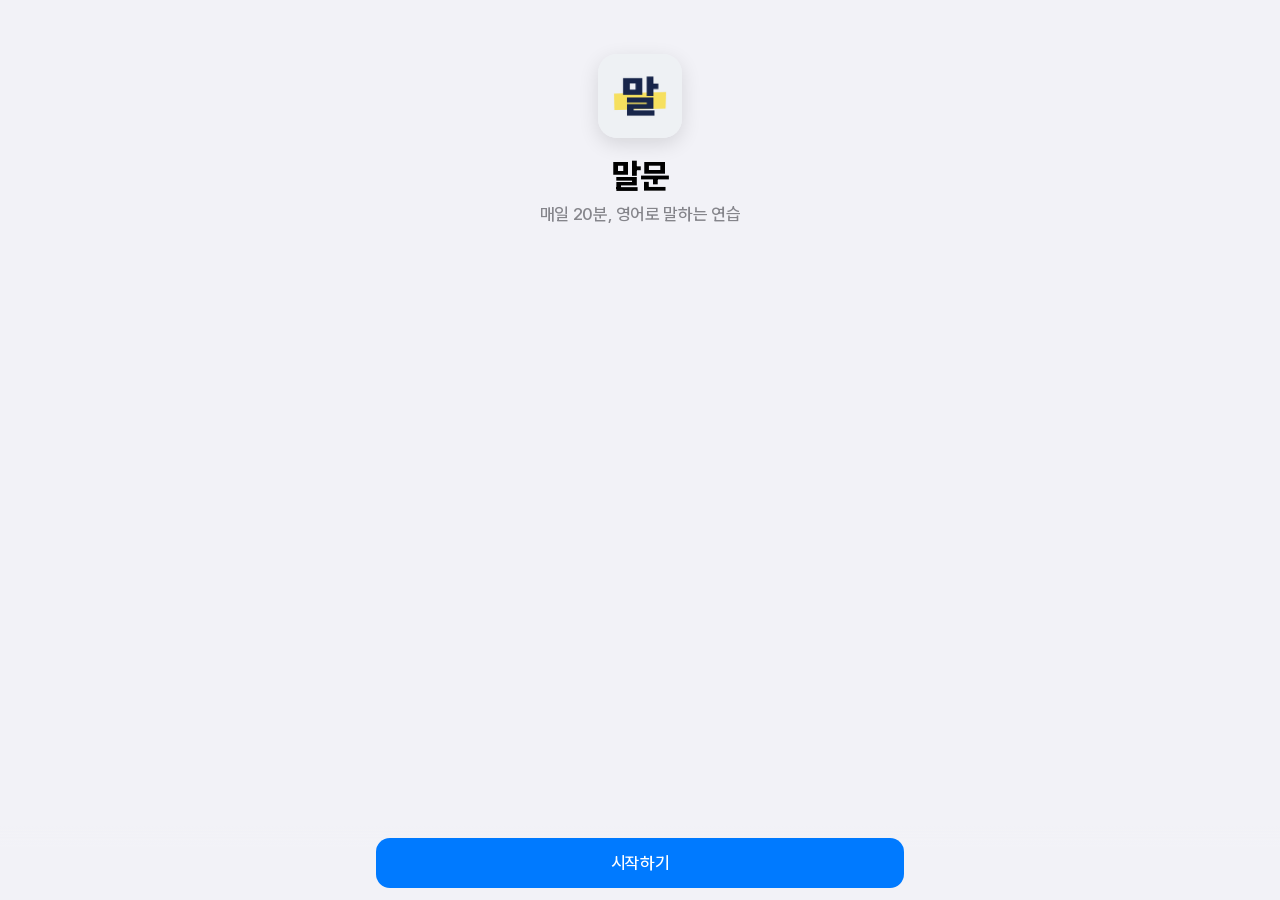
<file: index.html>
<!DOCTYPE html>
<html lang="ko">
<head>
<meta charset="utf-8">
<meta http-equiv="Content-Security-Policy" content="default-src 'self'; script-src 'self'; style-src 'self' 'unsafe-inline'; img-src 'self' data: blob:; media-src 'self' blob:; font-src 'self'; connect-src 'self' https://api.anthropic.com; worker-src 'self'; manifest-src 'self'; object-src 'none'; base-uri 'none'; form-action 'none'">
<meta name="referrer" content="no-referrer">
<meta name="viewport" content="width=device-width, initial-scale=1">
<title>말문</title>
<meta name="description" content="하루 20분, 버튼 하나로 따라 하는 영어 말하기 연습. 인터넷 없이도 작동해요.">
<meta name="theme-color" content="#f3f4fa" media="(prefers-color-scheme: light)">
<meta name="theme-color" content="#0d0e18" media="(prefers-color-scheme: dark)">
<link rel="manifest" href="manifest.webmanifest">
<link rel="icon" href="icon-192.png">
<link rel="apple-touch-icon" href="icon-180.png">
<meta name="apple-mobile-web-app-capable" content="yes">
<meta name="apple-mobile-web-app-title" content="말문">
<link rel="preload" href="pretendard-800.woff2" as="font" type="font/woff2" crossorigin>
<link rel="stylesheet" href="app.css">
</head>
<body>
<main id="view" tabindex="-1"></main>
<div id="spacer"></div>
<div id="bottom"><div id="dock"></div>
<nav class="tabs" aria-label="메뉴"><div class="in">
  <button data-tab="home"><svg  viewBox="0 0 256 256" fill="currentColor" aria-hidden="true"><path d="M224,120v96a8,8,0,0,1-8,8H160a8,8,0,0,1-8-8V164a4,4,0,0,0-4-4H108a4,4,0,0,0-4,4v52a8,8,0,0,1-8,8H40a8,8,0,0,1-8-8V120a16,16,0,0,1,4.69-11.31l80-80a16,16,0,0,1,22.62,0l80,80A16,16,0,0,1,224,120Z"/></svg>오늘</button>
  <button data-tab="practice"><svg  viewBox="0 0 256 256" fill="currentColor" aria-hidden="true"><path d="M120,56v48a16,16,0,0,1-16,16H56a16,16,0,0,1-16-16V56A16,16,0,0,1,56,40h48A16,16,0,0,1,120,56Zm80-16H152a16,16,0,0,0-16,16v48a16,16,0,0,0,16,16h48a16,16,0,0,0,16-16V56A16,16,0,0,0,200,40Zm-96,96H56a16,16,0,0,0-16,16v48a16,16,0,0,0,16,16h48a16,16,0,0,0,16-16V152A16,16,0,0,0,104,136Zm96,0H152a16,16,0,0,0-16,16v48a16,16,0,0,0,16,16h48a16,16,0,0,0,16-16V152A16,16,0,0,0,200,136Z"/></svg>연습</button>
  <button data-tab="me"><svg  viewBox="0 0 256 256" fill="currentColor" aria-hidden="true"><path d="M232,208a8,8,0,0,1-8,8H32a8,8,0,0,1,0-16h8V136a8,8,0,0,1,8-8H72a8,8,0,0,1,8,8v64H96V88a8,8,0,0,1,8-8h32a8,8,0,0,1,8,8V200h16V40a8,8,0,0,1,8-8h40a8,8,0,0,1,8,8V200h8A8,8,0,0,1,232,208Z"/></svg>기록</button>
</div></nav></div>
<div class="toast" id="toast" role="status" aria-live="polite"></div>

<script src="phrases.js"></script>
<script src="patterns.js"></script>
<script src="dialogs.js"></script>
<script src="listening.js"></script>
<script src="leveltest.js"></script>
<script src="app.js"></script>
</body>
</html>
</file>
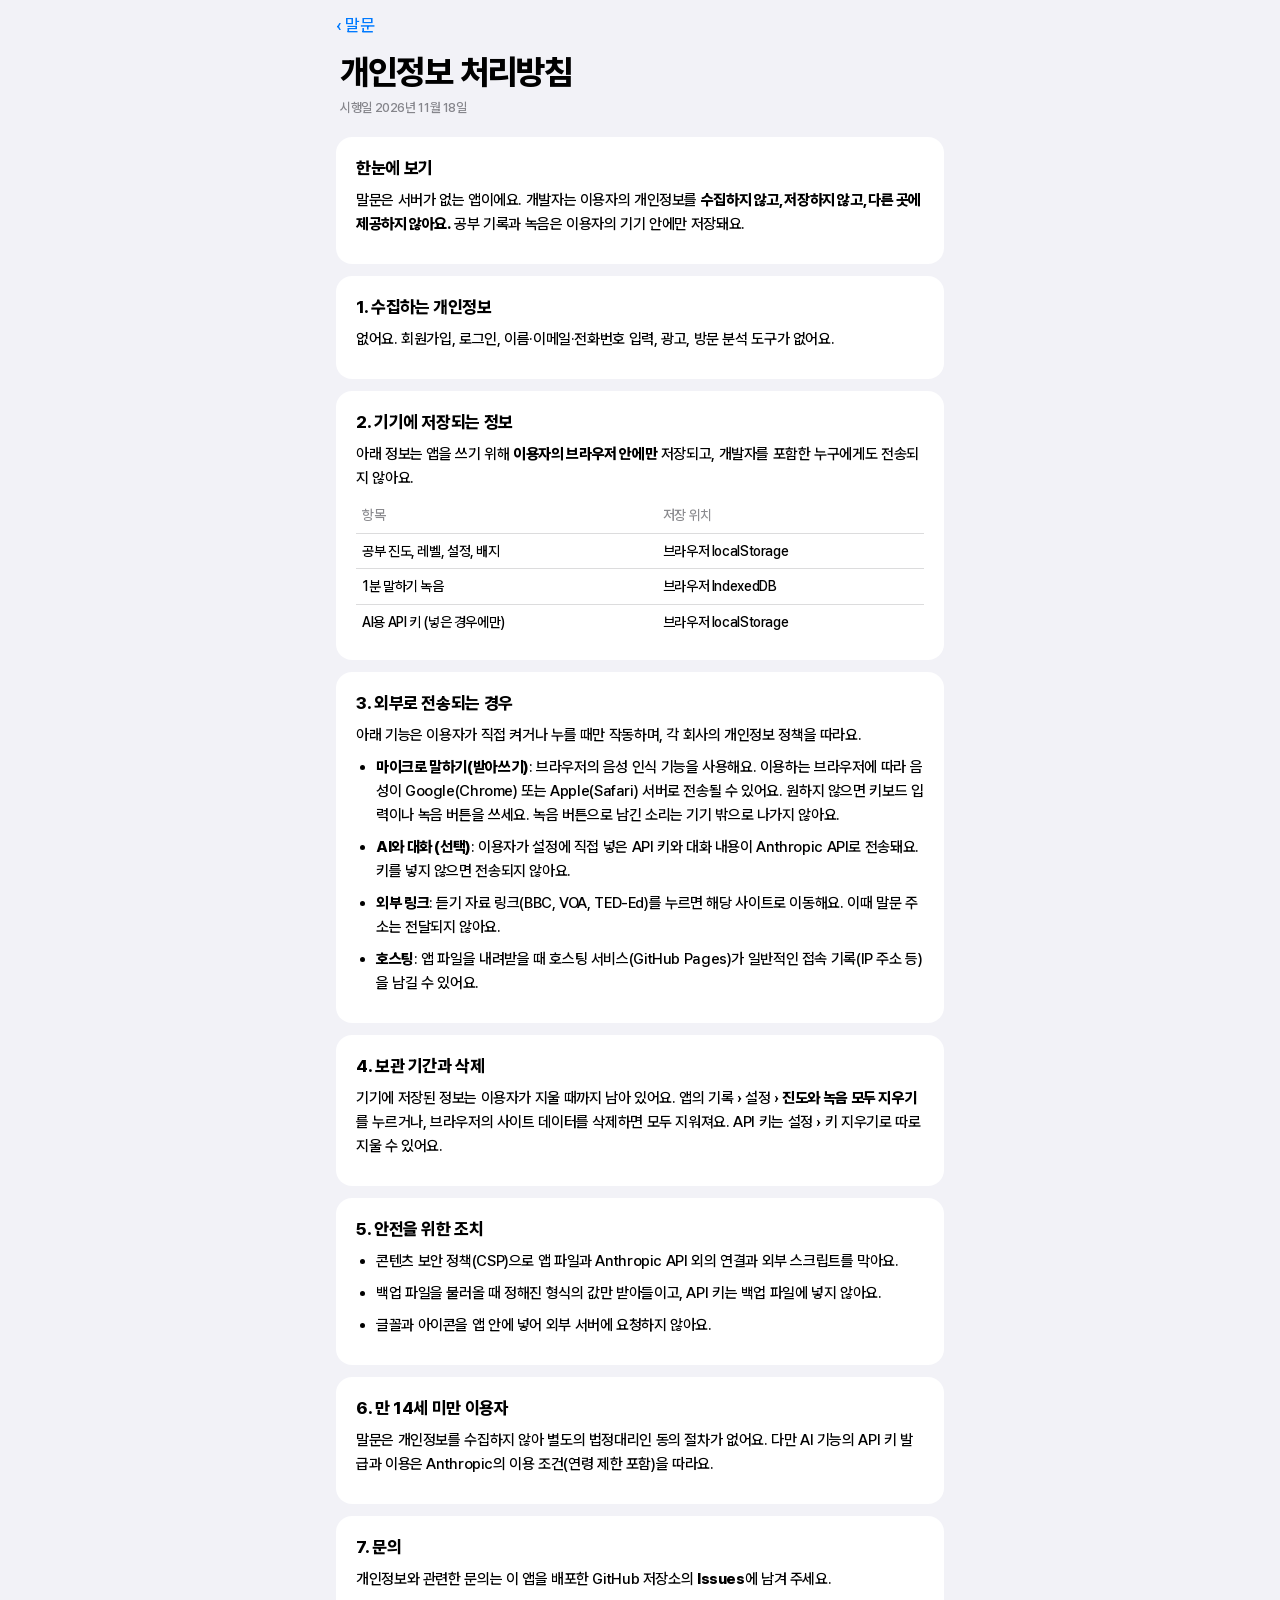
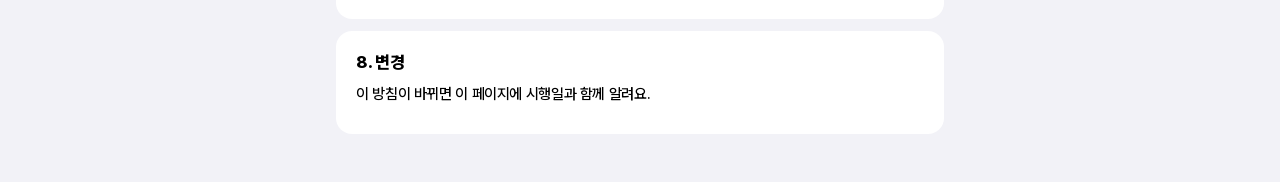
<file: privacy.html>
<!DOCTYPE html>
<html lang="ko">
<head>
<meta charset="utf-8">
<meta http-equiv="Content-Security-Policy" content="default-src 'self'; style-src 'self' 'unsafe-inline'; font-src 'self'; img-src 'self'; object-src 'none'; base-uri 'none'; form-action 'none'">
<meta name="referrer" content="no-referrer">
<meta name="viewport" content="width=device-width, initial-scale=1">
<title>말문 개인정보 처리방침</title>
<link rel="icon" href="icon-192.png">
<link rel="stylesheet" href="app.css">
<style>
  .doc{max-width:640px;margin:0 auto;padding:0 16px 48px}
  .doc .card{margin-top:12px}
  .doc h2{font-size:17px;font-weight:700;margin:0 0 8px}
  .doc p,.doc li{font-size:15px;line-height:1.6;color:var(--label);margin:0 0 8px}
  .doc ul{padding-left:20px;margin:0}
  .doc table{width:100%;border-collapse:collapse;font-size:14px}
  .doc th,.doc td{text-align:left;padding:8px 6px;border-top:.5px solid var(--sep);vertical-align:top}
  .doc th{color:var(--label2);font-weight:600;border-top:0}
  .back{display:inline-block;padding:14px 0 0;font-size:17px}
</style>
</head>
<body>
<main class="doc">
  <a class="back" href="./">‹ 말문</a>
  <header class="large"><h1>개인정보 처리방침</h1><p class="date" style="margin-top:6px">시행일 2026년 11월 18일</p></header>

  <section class="card">
    <h2>한눈에 보기</h2>
    <p>말문은 서버가 없는 앱이에요. 개발자는 이용자의 개인정보를 <b>수집하지 않고, 저장하지 않고, 다른 곳에 제공하지 않아요.</b> 공부 기록과 녹음은 이용자의 기기 안에만 저장돼요.</p>
  </section>

  <section class="card">
    <h2>1. 수집하는 개인정보</h2>
    <p>없어요. 회원가입, 로그인, 이름·이메일·전화번호 입력, 광고, 방문 분석 도구가 없어요.</p>
  </section>

  <section class="card">
    <h2>2. 기기에 저장되는 정보</h2>
    <p>아래 정보는 앱을 쓰기 위해 <b>이용자의 브라우저 안에만</b> 저장되고, 개발자를 포함한 누구에게도 전송되지 않아요.</p>
    <table>
      <tr><th>항목</th><th>저장 위치</th></tr>
      <tr><td>공부 진도, 레벨, 설정, 배지</td><td>브라우저 localStorage</td></tr>
      <tr><td>1분 말하기 녹음</td><td>브라우저 IndexedDB</td></tr>
      <tr><td>AI용 API 키 (넣은 경우에만)</td><td>브라우저 localStorage</td></tr>
    </table>
  </section>

  <section class="card">
    <h2>3. 외부로 전송되는 경우</h2>
    <p>아래 기능은 이용자가 직접 켜거나 누를 때만 작동하며, 각 회사의 개인정보 정책을 따라요.</p>
    <ul>
      <li><b>마이크로 말하기(받아쓰기)</b>: 브라우저의 음성 인식 기능을 사용해요. 이용하는 브라우저에 따라 음성이 Google(Chrome) 또는 Apple(Safari) 서버로 전송될 수 있어요. 원하지 않으면 키보드 입력이나 녹음 버튼을 쓰세요. 녹음 버튼으로 남긴 소리는 기기 밖으로 나가지 않아요.</li>
      <li><b>AI와 대화 (선택)</b>: 이용자가 설정에 직접 넣은 API 키와 대화 내용이 Anthropic API로 전송돼요. 키를 넣지 않으면 전송되지 않아요.</li>
      <li><b>외부 링크</b>: 듣기 자료 링크(BBC, VOA, TED-Ed)를 누르면 해당 사이트로 이동해요. 이때 말문 주소는 전달되지 않아요.</li>
      <li><b>호스팅</b>: 앱 파일을 내려받을 때 호스팅 서비스(GitHub Pages)가 일반적인 접속 기록(IP 주소 등)을 남길 수 있어요.</li>
    </ul>
  </section>

  <section class="card">
    <h2>4. 보관 기간과 삭제</h2>
    <p>기기에 저장된 정보는 이용자가 지울 때까지 남아 있어요. 앱의 기록 › 설정 › <b>진도와 녹음 모두 지우기</b>를 누르거나, 브라우저의 사이트 데이터를 삭제하면 모두 지워져요. API 키는 설정 › 키 지우기로 따로 지울 수 있어요.</p>
  </section>

  <section class="card">
    <h2>5. 안전을 위한 조치</h2>
    <ul>
      <li>콘텐츠 보안 정책(CSP)으로 앱 파일과 Anthropic API 외의 연결과 외부 스크립트를 막아요.</li>
      <li>백업 파일을 불러올 때 정해진 형식의 값만 받아들이고, API 키는 백업 파일에 넣지 않아요.</li>
      <li>글꼴과 아이콘을 앱 안에 넣어 외부 서버에 요청하지 않아요.</li>
    </ul>
  </section>

  <section class="card">
    <h2>6. 만 14세 미만 이용자</h2>
    <p>말문은 개인정보를 수집하지 않아 별도의 법정대리인 동의 절차가 없어요. 다만 AI 기능의 API 키 발급과 이용은 Anthropic의 이용 조건(연령 제한 포함)을 따라요.</p>
  </section>

  <section class="card">
    <h2>7. 문의</h2>
    <p>개인정보와 관련한 문의는 이 앱을 배포한 GitHub 저장소의 <b>Issues</b>에 남겨 주세요.</p>
  </section>

  <section class="card">
    <h2>8. 변경</h2>
    <p>이 방침이 바뀌면 이 페이지에 시행일과 함께 알려요.</p>
  </section>
</main>
</body>
</html>
</file>
<file: app.css>
@font-face{font-family:"Pretendard";src:url(pretendard-500.woff2) format("woff2");font-weight:400 600;font-display:swap}
@font-face{font-family:"Pretendard";src:url(pretendard-800.woff2) format("woff2");font-weight:700 900;font-display:swap}

/* iOS 기본 앱 문법: 회색 배경 위 흰 그룹 목록, 큰 제목, 시스템 색, 반투명 탭 바 */
:root{
  --bg:#f2f2f7; --cell:#ffffff; --label:#000000; --label2:rgba(60,60,67,.6); --label3:rgba(60,60,67,.3);
  --sep:rgba(60,60,67,.18); --fill:rgba(120,120,128,.12); --fill2:rgba(120,120,128,.2);
  --blue:#007aff; --green:#34c759; --red:#ff3b30; --orange:#ff9500; --pink:#ff2d55; --indigo:#5856d6; --teal:#30b0c7; --purple:#af52de;
  --act:var(--blue); --bar:rgba(249,249,249,.86);
  --font:-apple-system,BlinkMacSystemFont,"SF Pro Text","Apple SD Gothic Neo","Pretendard","Noto Sans KR",system-ui,sans-serif;
  color-scheme:light;
}
@media (prefers-color-scheme:dark){:root:not([data-theme="light"]){
  --bg:#000000; --cell:#1c1c1e; --label:#ffffff; --label2:rgba(235,235,245,.6); --label3:rgba(235,235,245,.3);
  --sep:rgba(84,84,88,.6); --fill:rgba(118,118,128,.24); --fill2:rgba(118,118,128,.32);
  --blue:#0a84ff; --green:#30d158; --red:#ff453a; --orange:#ff9f0a; --pink:#ff375f; --indigo:#5e5ce6; --teal:#40c8e0; --purple:#bf5af2;
  --bar:rgba(22,22,24,.86); color-scheme:dark}}
:root[data-theme="dark"]{
  --bg:#000000; --cell:#1c1c1e; --label:#ffffff; --label2:rgba(235,235,245,.6); --label3:rgba(235,235,245,.3);
  --sep:rgba(84,84,88,.6); --fill:rgba(118,118,128,.24); --fill2:rgba(118,118,128,.32);
  --blue:#0a84ff; --green:#30d158; --red:#ff453a; --orange:#ff9f0a; --pink:#ff375f; --indigo:#5e5ce6; --teal:#40c8e0; --purple:#bf5af2;
  --bar:rgba(22,22,24,.86); color-scheme:dark}

*{box-sizing:border-box;-webkit-tap-highlight-color:transparent}
html,body{margin:0;background:var(--bg);color:var(--label)}
body{font-family:var(--font);font-size:17px;line-height:1.35;letter-spacing:-.022em;-webkit-font-smoothing:antialiased}
button,input,select,textarea{font:inherit;color:inherit;letter-spacing:inherit}
:focus-visible{outline:3px solid var(--blue);outline-offset:2px;border-radius:10px}
a{color:var(--blue);text-decoration:none}

#view{max-width:560px;margin:0 auto;padding:0 16px 24px}
#spacer{height:var(--bottom-h,100px)}
.hidden{display:none!important}
.icon{width:22px;height:22px;flex:none}
.sub{color:var(--label2)}
.foot{font-size:13px;color:var(--label2);padding:6px 16px 0;line-height:1.4}
.row{display:flex;gap:10px;align-items:center;flex-wrap:wrap}
.grow{flex:1;min-width:0}
p{margin:0 0 12px}

/* 큰 제목 */
.large{padding:14px 4px 6px}
.large .date{font-size:13px;font-weight:600;color:var(--label2);text-transform:none;margin:0}
.large h1{font-size:34px;font-weight:700;letter-spacing:-.025em;margin:2px 0 0;line-height:1.15}
.title2{font-size:28px;font-weight:700;letter-spacing:-.02em;line-height:1.2;margin:8px 0 8px;text-wrap:balance}
.title3{font-size:22px;font-weight:700;letter-spacing:-.02em;line-height:1.25;margin:4px 0 6px;text-wrap:balance}

/* 그룹 목록 */
.gh{font-size:13px;color:var(--label2);padding:22px 16px 7px;margin:0}
.group{list-style:none;margin:0;padding:0;background:var(--cell);border-radius:12px;overflow:hidden}
.group+.group{margin-top:20px}
.cell{display:flex;align-items:center;gap:12px;width:100%;min-height:52px;padding:8px 16px;background:none;border:0;text-align:left;color:var(--label);cursor:pointer;position:relative;font-size:17px}
.group>li+li .cell::before,.group>.cell+.cell::before{content:"";position:absolute;top:0;right:0;left:var(--inset,60px);height:.5px;background:var(--sep)}
.group.plain{--inset:16px}
button.cell:active,a.cell:active{background:var(--fill)}
.cell .t{flex:1;min-width:0}
.cell .t small{display:block;font-size:13px;color:var(--label2);margin-top:1px}
.cell .v{color:var(--label2);font-size:17px}
.cell .chev{width:8px;height:14px;color:var(--label3);flex:none}
.cell .ok{color:var(--blue)}
.sq{width:30px;height:30px;border-radius:7px;display:grid;place-items:center;color:#fff;background:var(--c,var(--blue));flex:none}
.sq svg{width:19px;height:19px}
.cell.done .t{color:var(--label2)}

/* 위젯 (오늘) */
.widget{background:var(--cell);border-radius:22px;padding:20px;margin-top:10px}
.w-top{display:flex;align-items:center;gap:16px;margin-bottom:18px}
.w-day{font-size:28px;font-weight:700;letter-spacing:-.02em}
.w-sub{font-size:15px;color:var(--label2);margin-top:2px}
.ring{width:64px;height:64px;flex:none;margin-left:auto}

/* 버튼 */
.btn{display:flex;align-items:center;justify-content:center;gap:6px;width:100%;min-height:50px;padding:0 18px;border:0;border-radius:14px;background:var(--act);color:#fff;font-size:17px;font-weight:600;cursor:pointer;text-decoration:none}
.btn:active{opacity:.75}
.btn.tint{background:color-mix(in srgb,var(--act) 15%,transparent);color:var(--act)}
.btn.gray{background:var(--fill);color:var(--label)}
.btn.red{background:color-mix(in srgb,var(--red) 15%,transparent);color:var(--red)}
.btn.green{background:var(--green)}
.btn.sm{min-height:36px;width:auto;font-size:15px;border-radius:10px;padding:0 14px}
.btn:disabled{opacity:.35;cursor:default}
.link{background:none;border:0;padding:8px 0;color:var(--blue);font-size:17px;cursor:pointer}

/* 아래: 버튼 + 탭 바 */
#bottom{position:fixed;left:0;right:0;bottom:0;z-index:20}
#dock{background:linear-gradient(to top,var(--bg) 72%,transparent);padding:12px 16px 10px}
#dock:empty{display:none}
#dock .in{max-width:528px;margin:0 auto;display:flex;gap:10px}
#dock .in>*{flex:1}
nav.tabs{background:var(--bar);-webkit-backdrop-filter:saturate(180%) blur(20px);backdrop-filter:saturate(180%) blur(20px);border-top:.5px solid var(--sep);padding-bottom:env(safe-area-inset-bottom)}
nav.tabs .in{max-width:560px;margin:0 auto;display:flex}
nav.tabs button{flex:1;background:none;border:0;padding:7px 0 4px;color:#999;font-size:10px;font-weight:500;letter-spacing:0;cursor:pointer;display:flex;flex-direction:column;align-items:center;gap:2px}
nav.tabs button svg{width:26px;height:26px}
nav.tabs button[aria-current=page]{color:var(--blue)}
body.flow nav.tabs{display:none}
body.flow #dock{padding-bottom:calc(12px + env(safe-area-inset-bottom))}

/* 레슨 상단 바 */
.navbar{position:sticky;top:0;z-index:5;display:grid;grid-template-columns:72px 1fr 72px;align-items:center;height:48px;margin:0 -16px;padding:0 8px;background:var(--bg)}
.navbar .navbtn{background:none;border:0;color:var(--blue);font-size:17px;padding:8px;cursor:pointer;justify-self:start}
.navbar .navtitle{text-align:center;font-weight:600;font-size:17px}
.progress{height:4px;background:var(--fill2);border-radius:2px;overflow:hidden;margin:0 0 18px}
.progress i{display:block;height:100%;background:var(--act);border-radius:2px;transition:width .35s}
.cap{font-size:15px;font-weight:600;color:var(--act);margin:6px 0 4px}

/* 문장 카드 */
.card{background:var(--cell);border-radius:16px;padding:20px;margin-top:8px}
.ko-big{font-size:24px;font-weight:700;letter-spacing:-.025em;line-height:1.35;text-wrap:balance}
.en-big{font-size:28px;font-weight:700;letter-spacing:-.02em;line-height:1.22;color:var(--act);text-wrap:balance}
.en-mid{font-size:24px;font-weight:700;letter-spacing:-.02em;line-height:1.28;text-wrap:balance}
.sep{height:.5px;background:var(--sep);margin:16px 0}
.note{font-size:15px;color:var(--label2);margin-top:8px}
.say{display:flex;align-items:center;gap:12px;margin-top:16px}
.circle{width:50px;height:50px;border-radius:50%;border:0;background:color-mix(in srgb,var(--act) 15%,transparent);color:var(--act);display:grid;place-items:center;cursor:pointer;flex:none}
.circle:active{opacity:.7}
.circle.on{background:var(--red);color:#fff;animation:pulse 1.3s infinite}
@keyframes pulse{50%{transform:scale(1.07)}}
.circle.big{width:108px;height:108px;background:var(--act);color:#fff}
.circle.big svg{width:42px;height:42px}
.center{display:flex;flex-direction:column;align-items:center;text-align:center;gap:12px;margin:40px 0}

/* 선택지 = 그룹 목록 + 체크 */
.choices{list-style:none;margin:16px 0 0;padding:0;background:var(--cell);border-radius:12px;overflow:hidden}
.choice{display:flex;align-items:center;gap:12px;width:100%;min-height:54px;padding:10px 16px;background:none;border:0;text-align:left;cursor:pointer;position:relative;font-size:17px;color:var(--label)}
.choice+.choice::before{content:"";position:absolute;top:0;left:var(--inset,16px);right:0;height:.5px;background:var(--sep)}
.choices.icons{--inset:58px}
.choice:active{background:var(--fill)}
.choice small{display:block;font-size:13px;color:var(--label2);margin-top:1px}
.choice .mark{margin-left:auto;width:20px;height:20px;flex:none}
.choice.right .mark{color:var(--green)}
.choice.wrong{color:var(--red)}
.choice.wrong .mark{color:var(--red)}
.choice:disabled{cursor:default}

/* 세그먼트 컨트롤 */
.seg{display:flex;background:var(--fill);border-radius:9px;padding:2px;gap:2px}
.seg button{flex:1;border:0;background:none;border-radius:7px;padding:6px 4px;font-size:13px;font-weight:600;cursor:pointer;color:var(--label)}
.seg button[aria-pressed=true]{background:var(--cell);box-shadow:0 3px 8px rgba(0,0,0,.12),0 1px 1px rgba(0,0,0,.04)}
.chips{display:flex;flex-wrap:wrap;gap:8px;padding:12px 16px}
.chip{border:0;background:var(--fill);border-radius:999px;padding:7px 13px;font-size:15px;cursor:pointer;color:var(--label)}
.chip[aria-pressed=true]{background:var(--blue);color:#fff}

.field{width:100%;min-height:44px;padding:10px 0;border:0;background:none;font-size:17px;outline:none}
.inputcell{display:flex;align-items:center;gap:10px;background:var(--cell);border-radius:12px;padding:4px 6px 4px 16px;margin-top:12px}
.inputcell .field{flex:1}
textarea.field{resize:none}

.result{margin-top:16px;padding:12px 14px;border-radius:12px;background:var(--bg)}
.result .pct{font-weight:700;font-size:20px}
.result.good .pct{color:var(--green)}
.result .words{font-size:18px;line-height:1.45;margin-top:2px}
.miss{color:var(--red);text-decoration:underline;text-decoration-style:wavy;text-underline-offset:4px}

/* 대화 = 메시지 앱 */
.chat{display:flex;flex-direction:column;gap:6px;margin:6px 0 14px}
.bub{max-width:78%;padding:9px 14px;border-radius:19px;font-size:17px;line-height:1.35}
.bub.them{background:var(--fill2);align-self:flex-start}
.bub.me{background:var(--blue);color:#fff;align-self:flex-end}
.fix{align-self:flex-end;max-width:78%;font-size:13px;color:var(--label2);text-align:right;margin:-2px 4px 4px}
.fix .e{display:block;font-size:15px;font-weight:600;color:var(--red)}
.myturn{background:var(--cell);border-radius:16px;padding:16px}

.script{list-style:none;margin:8px 0 0;padding:0;background:var(--cell);border-radius:12px;overflow:hidden}
.script button{display:block;width:100%;text-align:left;background:none;border:0;padding:11px 16px;cursor:pointer;position:relative}
.script li+li button::before{content:"";position:absolute;top:0;left:16px;right:0;height:.5px;background:var(--sep)}
.script button:active{background:var(--fill)}
.script .e{font-size:17px;font-weight:600}
.script .k{font-size:13px;color:var(--label2);margin-top:2px}

.ab{display:grid;grid-template-columns:1fr 1fr;gap:10px;margin-top:16px}
.timer{font-weight:300;font-size:84px;line-height:1;font-variant-numeric:tabular-nums;letter-spacing:-.03em}
.timer.rec{color:var(--red)}
audio{width:100%;margin-top:8px}
.welcome{text-align:center;padding-top:6vh}
.welcome .appicon{width:84px;height:84px;border-radius:19px;margin:0 auto 18px;display:block;box-shadow:0 6px 20px rgba(0,0,0,.12)}
.feat{display:flex;gap:16px;text-align:left;align-items:flex-start;margin:22px 8px 0}
.feat .fi{color:var(--c);flex:none;margin-top:2px}
.feat .fi svg{width:34px;height:34px}
.feat b{display:block;font-size:15px;font-weight:600}
.feat span{font-size:15px;color:var(--label2);line-height:1.35}

.toast{position:fixed;left:50%;top:calc(12px + env(safe-area-inset-top));transform:translate(-50%,-10px);background:var(--cell);color:var(--label);padding:12px 18px;border-radius:999px;font-size:15px;font-weight:600;opacity:0;pointer-events:none;transition:opacity .2s,transform .2s;z-index:30;max-width:90vw;white-space:nowrap;text-align:center;box-shadow:0 8px 30px rgba(0,0,0,.16)}
.toast.show{opacity:1;transform:translate(-50%,0)}
@media (prefers-reduced-motion:reduce){*{transition:none!important;animation:none!important}}
.chev{width:8px;height:14px;color:var(--label3);flex:none;margin-left:auto}
.mark{width:20px;height:20px;flex:none}
.cell .ok{display:flex;color:var(--blue);margin-left:auto}

/* 주간 막대, 미리보기, 상태 동그라미 */
.week{display:grid;grid-template-columns:repeat(7,1fr);gap:4px;margin:6px 0 4px;text-align:center}
.wd span{display:block;font-size:12px;color:var(--label2);font-weight:600;margin-bottom:4px}
.wd i{display:grid;place-items:center;width:36px;height:36px;margin:0 auto;border-radius:50%;font-style:normal;font-size:16px;font-weight:600;font-variant-numeric:tabular-nums}
.wd.today i{color:var(--blue);box-shadow:inset 0 0 0 2px var(--blue)}
.wd.on i{background:var(--blue);color:#fff;box-shadow:none}
.preview{margin:10px 0 18px}
.pv-ko{font-size:15px;color:var(--label2)}
.pv-en{font-size:22px;font-weight:700;letter-spacing:-.02em;line-height:1.25;margin-top:2px}
.status{width:24px;height:24px;border-radius:50%;box-shadow:inset 0 0 0 2px var(--label3);display:grid;place-items:center;flex:none;color:#fff}
.status.on{background:var(--c);box-shadow:none}
.status .mark{width:15px;height:15px}
.glyph{color:var(--c);display:grid;place-items:center;flex:none;width:26px}
.glyph svg{width:24px;height:24px}
.group:not(.plain){--inset:54px}
.new{display:inline-block;font-size:11px;font-weight:700;letter-spacing:.02em;color:var(--act);margin:10px 0 0}

/* ---------- 성취 ---------- */
.streak{display:flex;align-items:center;gap:4px;color:#ff9500;font-size:22px;font-weight:700;padding-bottom:4px}
.streak svg{width:24px;height:24px}
.w-head{display:flex;align-items:center;gap:20px;margin-bottom:6px}
.legend{display:flex;flex-direction:column;gap:2px;font-size:15px;font-weight:600}
.legend b{font-variant-numeric:tabular-nums}
.legend .w-day{color:var(--label);margin-bottom:4px}
.rings{display:block;flex:none}
.rings.anim circle[style]{animation:ringfill 1.2s cubic-bezier(.2,.8,.2,1) both}
.rings.anim circle[style]:nth-of-type(4){animation-delay:.15s}
.rings.anim circle[style]:nth-of-type(6){animation-delay:.3s}
@keyframes ringfill{from{stroke-dashoffset:var(--c0)}}
.wd .mini{display:grid;place-items:center;height:36px}
.wd.today span{color:var(--blue)}
.combo{display:inline-block;margin-left:8px;padding:1px 8px;border-radius:999px;background:#ff9500;color:#fff;font-size:12px;font-weight:700;vertical-align:1px;animation:pop .35s ease-out}
@keyframes pop{0%{transform:scale(.6)}70%{transform:scale(1.12)}100%{transform:scale(1)}}

.celebrate{position:fixed;inset:0;z-index:50;display:grid;place-items:center;background:color-mix(in srgb,var(--bg) 55%,transparent);-webkit-backdrop-filter:blur(8px);backdrop-filter:blur(8px);animation:fadein .18s}
.celebrate.out{opacity:0;transition:opacity .18s}
.cel-card{background:var(--cell);border-radius:22px;padding:26px 30px 22px;min-width:220px;text-align:center;box-shadow:0 18px 50px rgba(0,0,0,.18);animation:pop .4s ease-out}
.cel-check{width:64px;height:64px;display:block;margin:0 auto 12px}
.cel-check circle{fill:var(--green)}
.cel-check path{fill:none;stroke:#fff;stroke-width:4.5;stroke-linecap:round;stroke-linejoin:round;stroke-dasharray:40;stroke-dashoffset:40;animation:draw .45s .15s ease-out forwards}
@keyframes draw{to{stroke-dashoffset:0}}
@keyframes fadein{from{opacity:0}}
.cel-t{font-size:20px;font-weight:700}
.cel-s{font-size:15px;color:var(--label2);margin-top:2px}

.finish{text-align:center;padding-top:4vh;margin-bottom:22px}
.fin-rings{display:flex;justify-content:center}
.dot{width:12px;height:12px;border-radius:50%;background:var(--c);flex:none}
.cell .v b{color:var(--label)}

.medals{display:grid;grid-template-columns:repeat(4,1fr);gap:14px 6px;padding:16px 10px}
.medals.new{background:var(--cell);border-radius:12px;grid-template-columns:repeat(auto-fit,minmax(90px,1fr))}
.mcell{display:flex;flex-direction:column;align-items:center;gap:6px;background:none;border:0;padding:0;cursor:pointer;color:var(--label)}
.mcell span{font-size:12px;font-weight:600;text-align:center;line-height:1.2}
.medal{width:58px;height:58px;border-radius:50%;flex:none;display:grid;place-items:center;position:relative;
  background:radial-gradient(circle at 32% 28%,color-mix(in srgb,var(--m) 55%,#fff) 0,var(--m) 48%,color-mix(in srgb,var(--m) 70%,#000) 100%);
  box-shadow:inset 0 0 0 3px color-mix(in srgb,#fff 45%,transparent),0 4px 10px color-mix(in srgb,var(--m) 35%,transparent)}
.medal b{color:#fff;font-size:18px;font-weight:800;letter-spacing:-.02em;text-shadow:0 1px 2px rgba(0,0,0,.25)}
.medal.off{background:var(--fill);box-shadow:inset 0 0 0 2px var(--fill2)}
.medal.off b{color:var(--label3);text-shadow:none}
.medal.big{width:76px;height:76px;animation:pop .5s .3s ease-out both}
.medal.big b{font-size:24px}
.cell .medal{width:40px;height:40px}
.cell .medal b{font-size:14px}
.confetti{position:fixed;inset:0;width:100%;height:100%;pointer-events:none;z-index:60}
@media (prefers-reduced-motion:reduce){.rings.anim circle{animation:none}.celebrate,.cel-card,.medal.big,.combo{animation:none}.cel-check path{stroke-dashoffset:0;animation:none}}

/* 다듬기 */
.lg{display:flex;gap:8px;align-items:baseline;font-size:15px}
.lg span{color:var(--label2);font-weight:500;width:46px}
.lg b{font-weight:700}
.new{display:inline-block;margin-top:10px;font-size:12px;font-weight:600;color:var(--act);background:color-mix(in srgb,var(--act) 12%,transparent);padding:2px 8px;border-radius:6px}
.wd i{color:var(--label2)}
.wd.today i{color:var(--blue)}
.medal{background:var(--m);box-shadow:inset 0 0 0 3px color-mix(in srgb,#fff 28%,transparent);color:#fff;flex-direction:column;gap:0}
.medal svg{width:26px;height:26px}
.medal em{font-style:normal;font-size:11px;font-weight:700;line-height:1;margin-top:1px}
.medal.off{background:var(--bg);box-shadow:inset 0 0 0 1.5px var(--sep);color:var(--label3)}
.medal.big svg{width:34px;height:34px}
.medal.big em{font-size:13px}
.cell .medal svg{width:20px;height:20px}
.cell .medal em{display:none}
nav.tabs button svg{width:25px;height:25px}
.circle svg,.btn svg{width:22px;height:22px}
.glyph svg{width:23px;height:23px}
.streak svg{width:22px;height:22px}
.cel-card{min-width:200px}
.medals.new{display:flex;justify-content:center;gap:28px;padding:20px 16px}
</file>
